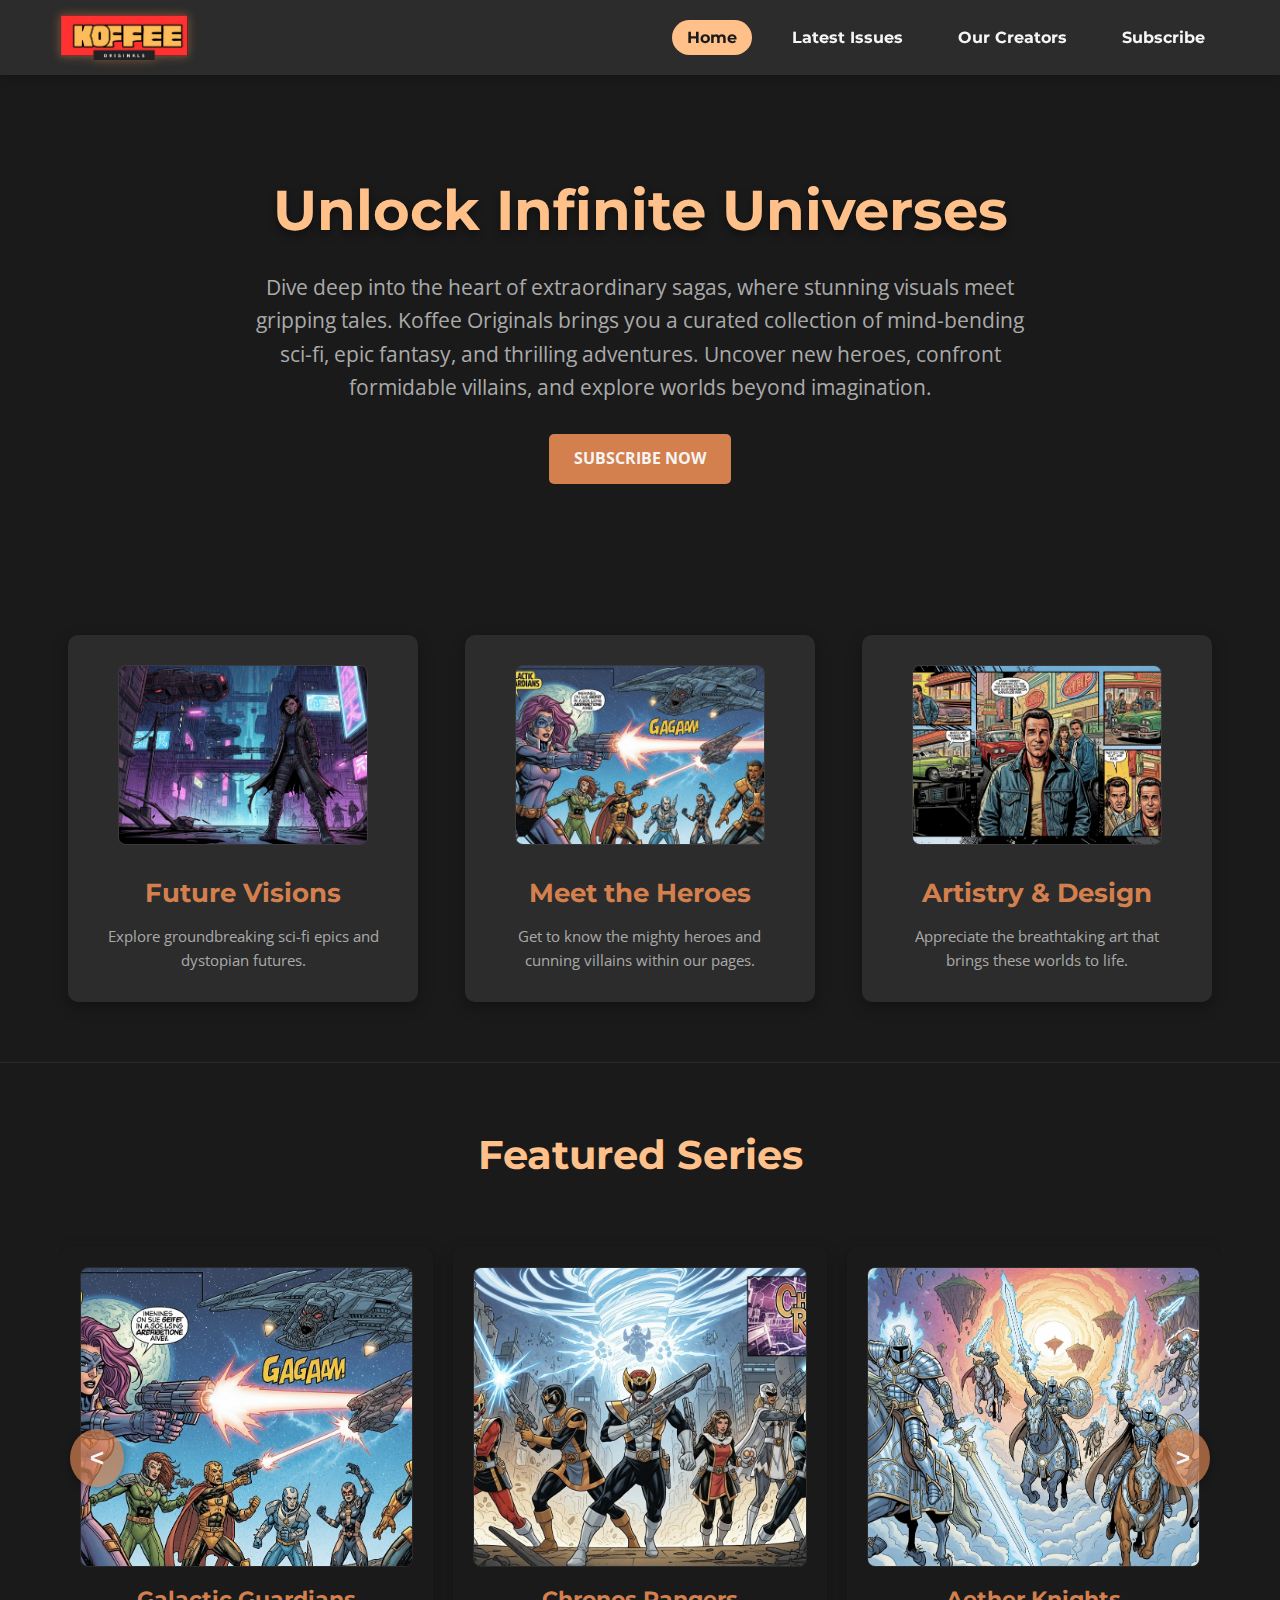
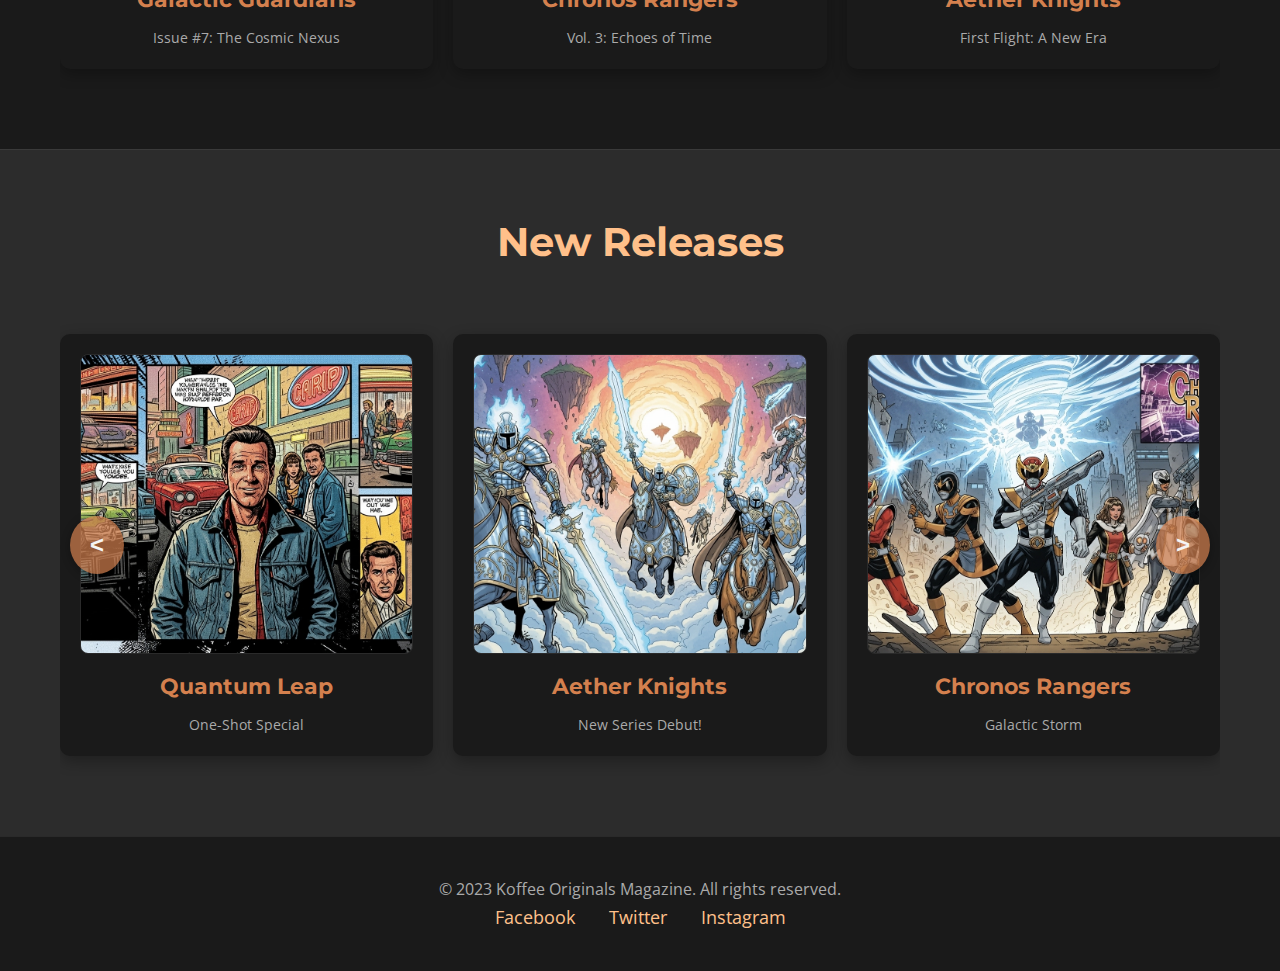
<file: index.html>
<!DOCTYPE html>
<html lang="en">
<head>
    <meta charset="UTF-8">
    <meta name="viewport" content="width=device-width, initial-scale=1.0">
    <title>Koffee Originals - Explore New Worlds</title>
    <link rel="stylesheet" href="style.css">
    <!-- Google Fonts for a modern look -->
    <link href="https://fonts.googleapis.com/css2?family=Montserrat:wght@400;700&family=Open+Sans:wght@400;600&display=swap" rel="stylesheet">
</head>
<body>

    <header>
        <div class="container">
            <div class="logo">
                <img src="images/logo.png" alt="Koffee Originals Logo">
            </div>
            <button class="menu-toggle" aria-label="Toggle navigation">
                <span></span>
                <span></span>
                <span></span>
            </button>
            <nav class="main-nav">
                <ul>
                    <li><a href="index.html" class="active">Home</a></li>
                    <li><a href="issues.html">Latest Issues</a></li>
                    <li><a href="authors.html">Our Creators</a></li>
                    <li><a href="subscribe.html">Subscribe</a></li>
                </ul>
            </nav>
        </div>
    </header>

    <div class="mobile-menu-overlay">
        <nav class="mobile-nav">
            <ul>
                <li><a href="index.html" class="active">Home</a></li>
                <li><a href="issues.html">Latest Issues</a></li>
                <li><a href="authors.html">Our Creators</a></li>
                <li><a href="subscribe.html">Subscribe</a></li>
            </ul>
        </nav>
    </div>

    <main>
        <section class="hero-section">
            <div class="container">
                <h2>Unlock Infinite Universes</h2>
                <p>Dive deep into the heart of extraordinary sagas, where stunning visuals meet gripping tales. Koffee Originals brings you a curated collection of mind-bending sci-fi, epic fantasy, and thrilling adventures. Uncover new heroes, confront formidable villains, and explore worlds beyond imagination.</p>
                <a href="subscribe.html" class="btn primary-btn">Subscribe Now</a>
            </div>
        </section>

        <section class="info-section">
            <div class="container">
                <div class="info-card">
                    <img src="images/Cyberpunk-Shadows.jpg" alt="Future Cityscape">
                    <h3>Future Visions</h3>
                    <p>Explore groundbreaking sci-fi epics and dystopian futures.</p>
                </div>
                <div class="info-card">
                    <img src="images/Galactic-Guardians.jpg" alt="Group of Heroes">
                    <h3>Meet the Heroes</h3>
                    <p>Get to know the mighty heroes and cunning villains within our pages.</p>
                </div>
                <div class="info-card">
                    <img src="images/Quantum-Leap.jpg" alt="Comic Book Panel Art">
                    <h3>Artistry & Design</h3>
                    <p>Appreciate the breathtaking art that brings these worlds to life.</p>
                </div>
            </div>
        </section>

        <section class="carousel-section">
            <div class="container">
                <h2>Featured Series</h2>
                <div class="slider-container" id="featured-slider">
                    <div class="slider-wrapper">
                        <!-- Added data-comic-id to each slide-item -->
                        <div class="slide-item" data-comic-id="galactic-guardians">
                            <img src="images/Galactic-Guardians.jpg" alt="Galactic Guardians Comic Cover">
                            <h3>Galactic Guardians</h3>
                            <p>Issue #7: The Cosmic Nexus</p>
                        </div>
                        <div class="slide-item" data-comic-id="chronos-rangers">
                            <img src="images/Chronos-Rangers.jpg" alt="Chronos Rangers Comic Cover">
                            <h3>Chronos Rangers</h3>
                            <p>Vol. 3: Echoes of Time</p>
                        </div>
                        <div class="slide-item" data-comic-id="aether-knights">
                            <img src="images/Aether-Knights.jpg" alt="Aether Knights Comic Cover">
                            <h3>Aether Knights</h3>
                            <p>First Flight: A New Era</p>
                        </div>
                        <div class="slide-item" data-comic-id="void-wanderers">
                            <img src="images/Void-Wanderers.jpg" alt="Void Wanderers Comic Cover">
                            <h3>Void Wanderers</h3>
                            <p>The Whispers of Xylos</p>
                        </div>
                         <div class="slide-item" data-comic-id="cyberpunk-shadows">
                            <img src="images/Cyberpunk-Shadows.jpg" alt="Cyberpunk Shadows Comic Cover">
                            <h3>Cyberpunk Shadows</h3>
                            <p>Origin Story: Neo-Tokyo</p>
                        </div>
                    </div>
                    <button class="slider-control prev-btn"><</button>
                    <button class="slider-control next-btn">></button>
                </div>
            </div>
        </section>

        <section class="carousel-section">
            <div class="container">
                <h2>New Releases</h2>
                <div class="slider-container" id="new-releases-slider">
                    <div class="slider-wrapper">
                        <!-- Added data-comic-id to each slide-item -->
                        <div class="slide-item" data-comic-id="quantum-leap">
                            <img src="images/Quantum-Leap.jpg" alt="Quantum Leap Comic Cover">
                            <h3>Quantum Leap</h3>
                            <p>One-Shot Special</p>
                        </div>
                        <div class="slide-item" data-comic-id="aether-knights">
                            <img src="images/Aether-Knights.jpg" alt="Aether Knights New Release">
                            <h3>Aether Knights</h3>
                            <p>New Series Debut!</p>
                        </div>
                        <div class="slide-item" data-comic-id="chronos-rangers">
                            <img src="images/Chronos-Rangers.jpg" alt="Chronos Rangers New Release">
                            <h3>Chronos Rangers</h3>
                            <p>Galactic Storm</p>
                        </div>
                        <div class="slide-item" data-comic-id="galactic-guardians">
                            <img src="images/Galactic-Guardians.jpg" alt="Galactic Guardians New Release">
                            <h3>Galactic Guardians</h3>
                            <p>The Oracle's Call</p>
                        </div>
                         <div class="slide-item" data-comic-id="void-wanderers">
                            <img src="images/Void-Wanderers.jpg" alt="Void Wanderers New Release">
                            <h3>Void Wanderers</h3>
                            <p>Final Issue!</p>
                        </div>
                    </div>
                    <button class="slider-control prev-btn"><</button>
                    <button class="slider-control next-btn">></button>
                </div>
            </div>
        </section>

    </main>

    <footer>
        <div class="container">
            <p>© 2023 Koffee Originals Magazine. All rights reserved.</p>
            <div class="social-links">
                <a href="#">Facebook</a>
                <a href="#">Twitter</a>
                <a href="#">Instagram</a>
            </div>
        </div>
    </footer>

    <!-- Comic Detail Modal Structure -->
    <div id="comicModal" class="modal">
        <div class="modal-content">
            <span class="close-button" aria-label="Close modal">×</span>
            <div class="modal-bg-image"></div>
            <div class="modal-overlay-dark"></div>
            <div class="modal-text-content">
                <h3 id="modalComicTitle"></h3>
                <p id="modalComicSummary"></p>
            </div>
        </div>
    </div>

    <script src="script.js" defer></script>
</body>
</html>
</file>
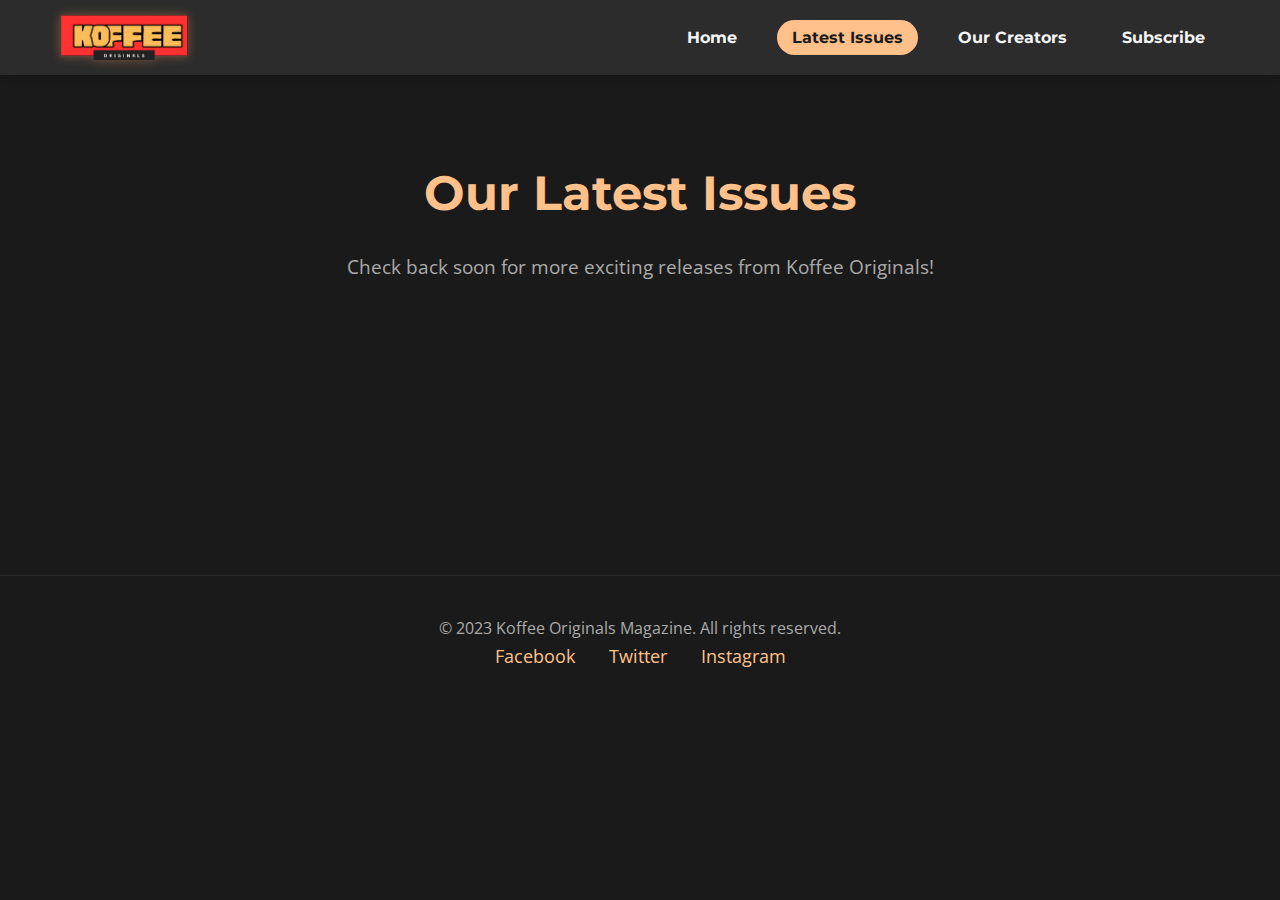
<file: issues.html>
<!DOCTYPE html>
<html lang="en">
<head>
    <meta charset="UTF-8">
    <meta name="viewport" content="width=device-width, initial-scale=1.0">
    <title>Latest Issues - Koffee Originals</title>
    <link rel="stylesheet" href="style.css">
    <link href="https://fonts.googleapis.com/css2?family=Montserrat:wght@400;700&family=Open+Sans:wght@400;600&display=swap" rel="stylesheet">
</head>
<body>
    <header>
        <div class="container">
            <div class="logo">
                <img src="images/logo.png" alt="Koffee Originals Logo">
            </div>
            <button class="menu-toggle" aria-label="Toggle navigation">
                <span></span>
                <span></span>
                <span></span>
            </button>
            <nav class="main-nav">
                <ul>
                    <li><a href="index.html">Home</a></li>
                    <li><a href="issues.html" class="active">Latest Issues</a></li>
                    <li><a href="authors.html">Our Creators</a></li>
                    <li><a href="subscribe.html">Subscribe</a></li>
                </ul>
            </nav>
        </div>
    </header>

    <div class="mobile-menu-overlay">
        <nav class="mobile-nav">
            <ul>
                <li><a href="index.html">Home</a></li>
                <li><a href="issues.html" class="active">Latest Issues</a></li>
                <li><a href="authors.html">Our Creators</a></li>
                <li><a href="subscribe.html">Subscribe</a></li>
            </ul>
        </nav>
    </div>

    <main class="page-content">
        <div class="container">
            <h2>Our Latest Issues</h2>
            <p>Check back soon for more exciting releases from Koffee Originals!</p>
            <!-- You can add specific issue content here later -->
        </div>
    </main>
    <footer>
        <div class="container">
            <p>© 2023 Koffee Originals Magazine. All rights reserved.</p>
            <div class="social-links">
                <a href="#">Facebook</a>
                <a href="#">Twitter</a>
                <a href="#">Instagram</a>
            </div>
        </div>
    </footer>

    <script src="script.js" defer></script>
</body>
</html>
</file>
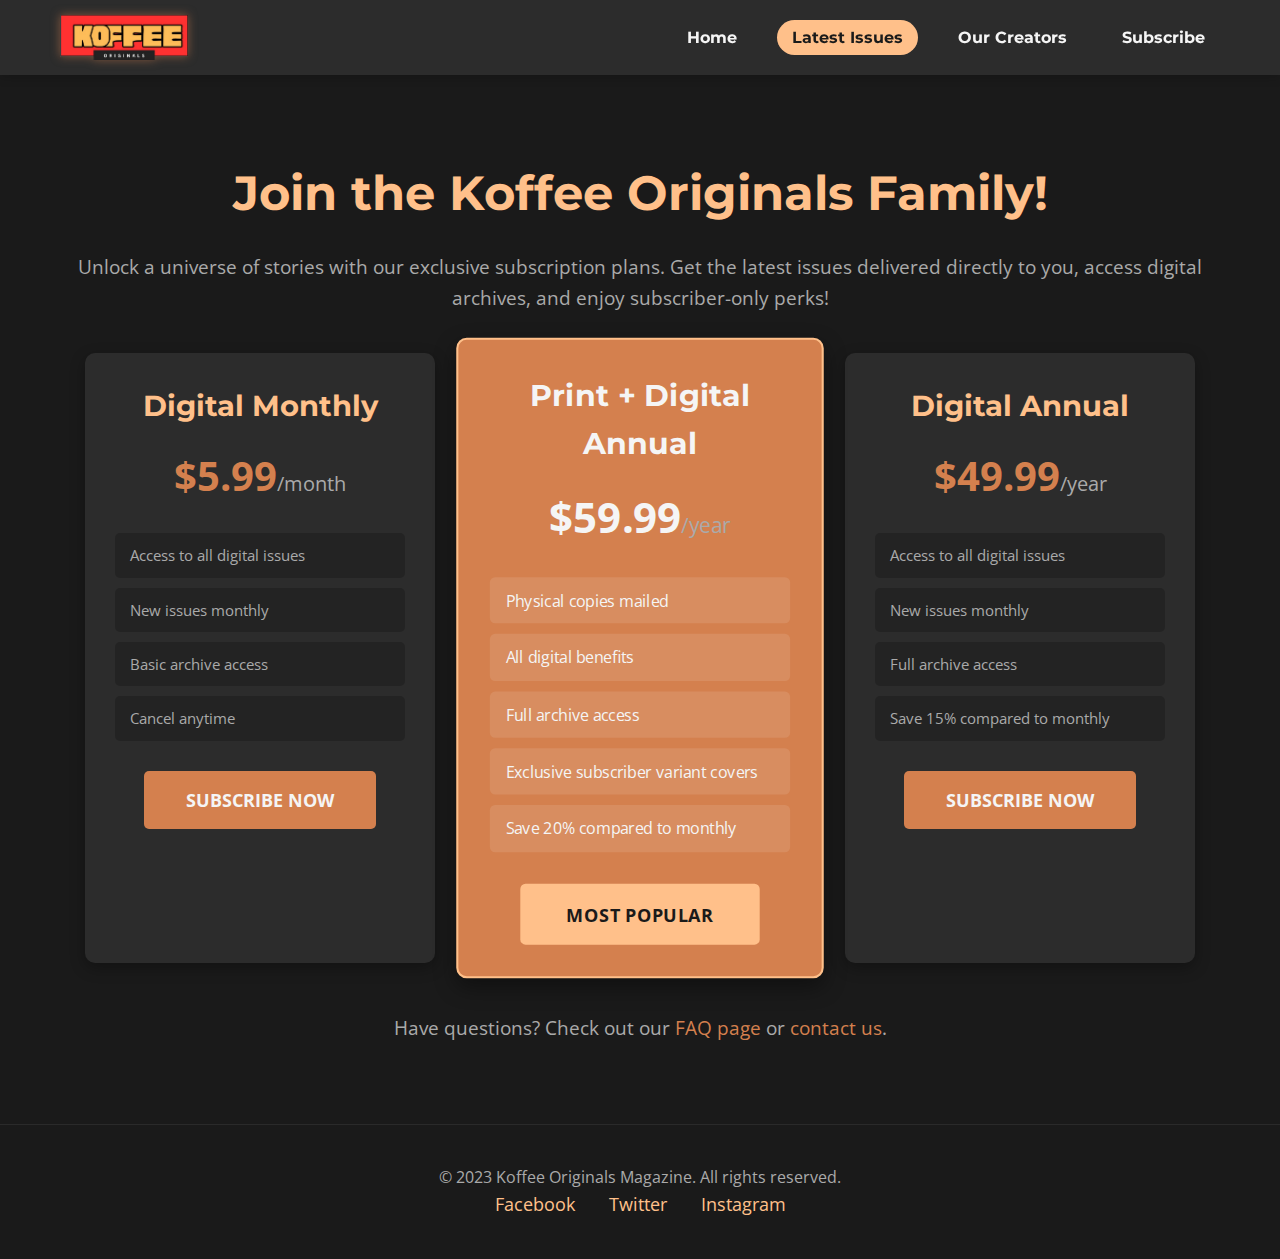
<file: subscribe.html>
<!DOCTYPE html>
<html lang="en">
<head>
    <meta charset="UTF-8">
    <meta name="viewport" content="width=device-width, initial-scale=1.0">
    <title>Subscribe - Koffee Originals</title>
    <link rel="stylesheet" href="style.css">
    <link href="https://fonts.googleapis.com/css2?family=Montserrat:wght@400;700&family=Open+Sans:wght@400;600&display=swap" rel="stylesheet">
</head>
<body>
    <header>
        <div class="container">
            <div class="logo">
                <img src="images/logo.png" alt="Koffee Originals Logo">
            </div>
            <button class="menu-toggle" aria-label="Toggle navigation">
                <span></span>
                <span></span>
                <span></span>
            </button>
            <nav class="main-nav">
                <ul>
                    <li><a href="index.html">Home</a></li>
                    <li><a href="issues.html" class="active">Latest Issues</a></li> <!-- Adjust active class per page -->
                    <li><a href="authors.html">Our Creators</a></li>
                    <li><a href="subscribe.html">Subscribe</a></li>
                </ul>
            </nav>
        </div>
    </header>
    
    <!-- Mobile Menu Overlay (This block must be present right after <header> in ALL HTML files) -->
    <div class="mobile-menu-overlay">
        <nav class="mobile-nav">
            <ul>
                <li><a href="index.html">Home</a></li>
                <li><a href="issues.html" class="active">Latest Issues</a></li> <!-- Adjust active class per page -->
                <li><a href="authors.html">Our Creators</a></li>
                <li><a href="subscribe.html">Subscribe</a></li>
            </ul>
        </nav>
    </div>

    <main class="page-content">
        <div class="container">
            <h2>Join the Koffee Originals Family!</h2>
            <p>Unlock a universe of stories with our exclusive subscription plans. Get the latest issues delivered directly to you, access digital archives, and enjoy subscriber-only perks!</p>

            <div class="subscription-plans">
                <div class="plan-card">
                    <h3>Digital Monthly</h3>
                    <p class="price">$5.99<span>/month</span></p>
                    <ul>
                        <li>Access to all digital issues</li>
                        <li>New issues monthly</li>
                        <li>Basic archive access</li>
                        <li>Cancel anytime</li>
                    </ul>
                    <a href="#" class="btn primary-btn">Subscribe Now</a>
                </div>
                <div class="plan-card featured-plan">
                    <h3>Print + Digital Annual</h3>
                    <p class="price">$59.99<span>/year</span></p>
                    <ul>
                        <li>Physical copies mailed</li>
                        <li>All digital benefits</li>
                        <li>Full archive access</li>
                        <li>Exclusive subscriber variant covers</li>
                        <li>Save 20% compared to monthly</li>
                    </ul>
                    <a href="#" class="btn primary-btn">Most Popular</a>
                </div>
                <div class="plan-card">
                    <h3>Digital Annual</h3>
                    <p class="price">$49.99<span>/year</span></p>
                    <ul>
                        <li>Access to all digital issues</li>
                        <li>New issues monthly</li>
                        <li>Full archive access</li>
                        <li>Save 15% compared to monthly</li>
                    </ul>
                    <a href="#" class="btn primary-btn">Subscribe Now</a>
                </div>
            </div>

            <p class="cta-text">Have questions? Check out our <a href="#">FAQ page</a> or <a href="#">contact us</a>.</p>
        </div>
    </main>

    <footer>
        <div class="container">
            <p>© 2023 Koffee Originals Magazine. All rights reserved.</p>
            <div class="social-links">
                <a href="#">Facebook</a>
                <a href="#">Twitter</a>
                <a href="#">Instagram</a>
            </div>
        </div>
    </footer>
</body>
</html>
</file>
<file: style.css>
/* Variables for easy theme management - UPDATED FOR KOFFEE ORIGINALS */
:root {
    --primary-bg: #1A1A1A; /* Very deep, almost black charcoal */
    --secondary-bg: #2C2C2C; /* Slightly lighter dark grey for sections and cards */
    --accent-main: #D4804E; /* Rich, warm burnt orange/terracotta - main accent */
    --accent-light: #FFC08A; /* Lighter, creamy peach/orange - for highlights, hover */
    --text-primary: #F5F5F5; /* Clean, off-white for main text */
    --text-secondary: #AAAAAA; /* Softer grey for secondary text */
    --border-subtle: rgba(255, 255, 255, 0.07); /* Very subtle white transparent border */

    --font-primary: 'Montserrat', sans-serif;
    --font-secondary: 'Open Sans', sans-serif;
}

/* Base Styles & Reset */
* {
    box-sizing: border-box;
    margin: 0;
    padding: 0;
}

body {
    font-family: var(--font-secondary);
    background-color: var(--primary-bg);
    color: var(--text-primary);
    line-height: 1.6;
    overflow-x: hidden;
}

/* Class to prevent scrolling when mobile menu or modal is open */
body.menu-open, body.modal-open {
    overflow: hidden;
}

.container {
    max-width: 1200px;
    margin: 0 auto;
    padding: 0 20px;
}

h1, h2, h3 {
    font-family: var(--font-primary);
    color: var(--accent-light);
    margin-bottom: 0.8em;
}

h1 { font-size: 2.8em; }
h2 { font-size: 2.2em; }
h3 { font-size: 1.6em; }

a {
    color: var(--accent-main);
    text-decoration: none;
    transition: color 0.3s ease;
}

a:hover {
    color: var(--accent-light);
}

/* Buttons */
.btn {
    display: inline-block;
    padding: 12px 25px;
    border-radius: 5px;
    font-weight: bold;
    text-transform: uppercase;
    transition: background-color 0.3s ease, transform 0.2s ease;
}

.primary-btn {
    background-color: var(--accent-main);
    color: var(--text-primary);
    border: none;
}

.primary-btn:hover {
    background-color: var(--accent-light);
    color: var(--primary-bg);
    transform: translateY(-2px);
}

/* Header */
header {
    background-color: var(--secondary-bg);
    padding: 15px 0;
    box-shadow: 0 2px 10px rgba(0, 0, 0, 0.2);
    position: sticky;
    top: 0;
    left: 0;
    width: 100%;
    z-index: 1000;
}

header .container {
    display: flex;
    justify-content: space-between;
    align-items: center;
}

/* Logo Image Styling */
.logo img {
    height: 45px;
    width: auto;
    display: block;
    filter: drop-shadow(0 0 5px rgba(212, 128, 78, 0.5));
}

/* Main Navigation (Desktop) */
.main-nav ul {
    list-style: none;
    display: flex;
    align-items: center;
}

.main-nav ul li {
    margin-left: 25px;
}

.main-nav ul li a {
    font-family: var(--font-primary);
    font-size: 1em;
    font-weight: 700;
    color: var(--text-primary);
    padding: 8px 15px;
    border-radius: 25px;
    transition: background-color 0.3s ease, color 0.3s ease, transform 0.2s ease;
    white-space: nowrap;
}

.main-nav ul li a:hover {
    background-color: var(--accent-main);
    color: var(--text-primary);
    transform: translateY(-2px);
}

.main-nav ul li a.active {
    background-color: var(--accent-light);
    color: var(--primary-bg);
    font-weight: 700;
}

.main-nav ul li a.active:hover {
    background-color: var(--accent-light);
    transform: none;
}


/* Hamburger Menu Toggle Button */
.menu-toggle {
    display: none;
    flex-direction: column;
    justify-content: space-around;
    width: 30px;
    height: 25px;
    background: transparent;
    border: none;
    cursor: pointer;
    padding: 0;
    z-index: 1001;
    position: relative;
}

.menu-toggle span {
    display: block;
    width: 100%;
    height: 3px;
    background-color: var(--accent-light);
    border-radius: 2px;
    transition: all 0.3s ease-in-out;
}

/* Hamburger menu animations when open */
body.menu-open .menu-toggle span:nth-child(1) {
    transform: translateY(11px) rotate(45deg);
}
body.menu-open .menu-toggle span:nth-child(2) {
    opacity: 0;
}
body.menu-open .menu-toggle span:nth-child(3) {
    transform: translateY(-11px) rotate(-45deg);
}

/* Mobile Menu Overlay */
.mobile-menu-overlay {
    position: fixed;
    top: 0;
    left: 0;
    width: 100%;
    height: 100%;
    background-color: rgba(26, 26, 26, 0.95);
    display: flex;
    justify-content: center;
    align-items: center;
    transform: translateX(100%);
    transition: transform 0.4s cubic-bezier(0.785, 0.135, 0.15, 0.86);
    z-index: 999;
}

body.menu-open .mobile-menu-overlay {
    transform: translateX(0);
}

.mobile-nav ul {
    list-style: none;
    text-align: center;
    width: 100%;
}

.mobile-nav ul li {
    margin: 30px 0;
}

.mobile-nav ul li a {
    font-family: var(--font-primary);
    font-size: 1.8em;
    font-weight: 700;
    color: var(--text-primary);
    padding: 15px 0;
    display: block;
    transition: color 0.3s ease;
}

.mobile-nav ul li a:hover,
.mobile-nav ul li a.active {
    color: var(--accent-light);
}


/* Hero Section */
.hero-section {
    background: linear-gradient(rgba(26, 26, 26, 0.7), rgba(26, 26, 26, 0.7)), url('https://images.unsplash.com/photo-1516541176482-aa272337d6e4?q=80&w=1920&auto=format&fit=crop&ixlib=rb-4.0.3&ixid=M3wxMjA3fDB8MHxwaG90by1wYWdlfHx8fGVufDB8fHx8fA%3D%3D') no-repeat center center/cover;
    min-height: 500px;
    display: flex;
    align-items: center;
    text-align: center;
    color: var(--text-primary);
    position: relative;
    z-index: 1;
}

.hero-section::before {
    content: '';
    position: absolute;
    top: 0;
    left: 0;
    right: 0;
    bottom: 0;
    background: rgba(26, 26, 26, 0.6);
    z-index: -1;
}

.hero-section .container {
    padding: 50px 20px;
}

.hero-section h2 {
    font-size: 3.5em;
    margin-bottom: 15px;
    text-shadow: 0 4px 8px rgba(0, 0, 0, 0.4);
    color: var(--accent-light);
}

.hero-section p {
    font-size: 1.3em;
    max-width: 800px;
    margin: 0 auto 30px;
    color: var(--text-secondary);
}

/* Info Section */
.info-section {
    background-color: var(--primary-bg);
    padding: 60px 0;
    text-align: center;
}

.info-section .container {
    display: flex;
    justify-content: space-around;
    flex-wrap: wrap;
    gap: 30px;
}

.info-card {
    background-color: var(--secondary-bg);
    padding: 30px;
    border-radius: 10px;
    box-shadow: 0 5px 15px rgba(0, 0, 0, 0.3);
    flex: 1;
    min-width: 280px;
    max-width: 350px;
    transition: transform 0.3s ease, box-shadow 0.3s ease;
}

.info-card:hover {
    transform: translateY(-10px);
    box-shadow: 0 10px 25px rgba(0, 0, 0, 0.5);
}

.info-card img {
    width: 100%;
    max-width: 250px;
    height: 180px;
    object-fit: cover;
    border-radius: 8px;
    margin-bottom: 20px;
    border: 1px solid var(--border-subtle);
}

.info-card h3 {
    color: var(--accent-main);
    margin-bottom: 10px;
}

.info-card p {
    color: var(--text-secondary);
    font-size: 0.95em;
}

/* Carousel Section */
.carousel-section {
    padding: 60px 0;
    background-color: var(--secondary-bg);
    border-top: 1px solid var(--border-subtle);
}

.carousel-section:nth-of-type(odd) {
    background-color: var(--primary-bg);
}

.carousel-section h2 {
    text-align: center;
    margin-bottom: 40px;
    font-size: 2.5em;
    color: var(--accent-light);
}

.slider-container {
    position: relative;
    width: 100%;
    overflow: hidden;
    padding: 20px 0;
}

.slider-wrapper {
    display: flex;
    transition: transform 0.5s cubic-bezier(0.25, 0.46, 0.45, 0.94);
    gap: 20px;
}

.slide-item {
    flex: 0 0 calc(33.333% - 13.333px);
    max-width: calc(33.333% - 13.333px);
    background-color: var(--primary-bg);
    padding: 20px;
    border-radius: 10px;
    text-align: center;
    box-shadow: 0 5px 15px rgba(0, 0, 0, 0.3);
    display: flex;
    flex-direction: column;
    justify-content: space-between;
    transition: transform 0.3s ease, box-shadow 0.3s ease;
    cursor: pointer; /* Indicate clickable */
}

.slide-item:hover {
    transform: translateY(-5px);
    box-shadow: 0 8px 20px rgba(0, 0, 0, 0.4);
}

.slide-item img {
    width: 100%;
    height: 300px;
    object-fit: cover;
    border-radius: 8px;
    margin-bottom: 15px;
    border: 1px solid var(--border-subtle);
}

.slide-item h3 {
    color: var(--accent-main);
    margin-bottom: 8px;
    font-size: 1.4em;
}

.slide-item p {
    color: var(--text-secondary);
    font-size: 0.9em;
}

.slider-control {
    position: absolute;
    top: 50%;
    transform: translateY(-50%);
    background-color: rgba(212, 128, 78, 0.7);
    color: var(--text-primary);
    border: none;
    padding: 15px 20px;
    cursor: pointer;
    border-radius: 50%;
    font-size: 1.5em;
    font-weight: bold;
    z-index: 10;
    transition: background-color 0.3s ease, transform 0.3s ease;
    box-shadow: 0 2px 10px rgba(0, 0, 0, 0.3);
}

.slider-control:hover {
    background-color: var(--accent-main);
    transform: translateY(-50%) scale(1.05);
}

.slider-control.prev-btn {
    left: 10px;
}

.slider-control.next-btn {
    right: 10px;
}

/* Footer */
footer {
    background-color: var(--primary-bg);
    color: var(--text-secondary);
    padding: 40px 0;
    text-align: center;
    border-top: 1px solid var(--border-subtle);
}

footer .container {
    display: flex;
    flex-direction: column;
    align-items: center;
}

.social-links a {
    color: var(--accent-light);
    margin: 0 15px;
    font-size: 1.1em;
}

.social-links a:hover {
    text-decoration: underline;
}

/* Basic styling for other pages */
.page-content {
    min-height: 500px;
    padding: 80px 0;
    text-align: center;
    background-color: var(--primary-bg);
}

.page-content h2 {
    font-size: 3em;
    margin-bottom: 20px;
    color: var(--accent-light);
}

.page-content p {
    font-size: 1.2em;
    color: var(--text-secondary);
}

/* --- Specific Styles for Subscribe Page --- */
.subscription-plans {
    display: flex;
    justify-content: center;
    flex-wrap: wrap;
    gap: 30px;
    margin-top: 40px;
    margin-bottom: 50px;
}

.plan-card {
    background-color: var(--secondary-bg);
    padding: 30px;
    border-radius: 10px;
    box-shadow: 0 5px 15px rgba(0, 0, 0, 0.3);
    text-align: center;
    flex: 1;
    min-width: 280px;
    max-width: 350px;
    transition: transform 0.3s ease, box-shadow 0.3s ease, background-color 0.3s ease;
}

.plan-card:hover {
    transform: translateY(-10px);
    box-shadow: 0 10px 25px rgba(0, 0, 0, 0.5);
}

.plan-card.featured-plan {
    background-color: var(--accent-main);
    transform: scale(1.05);
    box-shadow: 0 8px 20px rgba(0, 0, 0, 0.4);
    border: 2px solid var(--accent-light);
}

.plan-card.featured-plan h3,
.plan-card.featured-plan .price {
    color: var(--text-primary);
}

.plan-card h3 {
    font-size: 1.8em;
    margin-bottom: 15px;
    color: var(--accent-light);
}

.plan-card .price {
    font-size: 2.5em;
    font-weight: bold;
    color: var(--accent-main);
    margin-bottom: 25px;
}

.plan-card .price span {
    font-size: 0.5em;
    font-weight: normal;
    color: var(--text-secondary);
}

.plan-card ul {
    list-style: none;
    padding: 0;
    margin-bottom: 30px;
    text-align: left;
}

.plan-card ul li {
    background-color: rgba(0, 0, 0, 0.2);
    padding: 10px 15px;
    margin-bottom: 10px;
    border-radius: 5px;
    font-size: 0.95em;
    color: var(--text-secondary);
}

.plan-card.featured-plan ul li {
    background-color: rgba(255, 255, 255, 0.1);
    color: var(--text-primary);
}

.plan-card .btn {
    width: 80%;
    padding: 15px 0;
    font-size: 1.1em;
}

.plan-card.featured-plan .btn {
    background-color: var(--accent-light);
    color: var(--primary-bg);
}

.plan-card.featured-plan .btn:hover {
    background-color: var(--text-primary);
}

.cta-text {
    font-size: 1.1em;
    color: var(--text-secondary);
    margin-top: 40px;
}


/* --- Specific Styles for Authors Page --- */
.creators-grid {
    display: grid;
    grid-template-columns: repeat(auto-fit, minmax(280px, 1fr));
    gap: 30px;
    margin-top: 40px;
    margin-bottom: 50px;
}

.creator-card {
    background-color: var(--secondary-bg);
    padding: 25px;
    border-radius: 10px;
    box-shadow: 0 5px 15px rgba(0, 0, 0, 0.3);
    text-align: center;
    transition: transform 0.3s ease, box-shadow 0.3s ease;
}

.creator-card:hover {
    transform: translateY(-5px);
    box-shadow: 0 8px 20px rgba(0, 0, 0, 0.4);
}

.creator-card img {
    width: 150px;
    height: 150px;
    border-radius: 50%;
    object-fit: cover;
    margin-bottom: 15px;
    border: 3px solid var(--accent-main);
    box-shadow: 0 0 10px rgba(212, 128, 78, 0.5);
}

.creator-card h3 {
    font-size: 1.6em;
    margin-bottom: 5px;
    color: var(--accent-light);
}

.creator-card .role {
    font-size: 0.9em;
    color: var(--text-secondary);
    margin-bottom: 15px;
    font-style: italic;
}

.creator-card p:not(.role) {
    font-size: 0.95em;
    color: var(--text-secondary);
    margin-bottom: 20px;
    min-height: 70px;
    display: -webkit-box;
    -webkit-line-clamp: 3;
    -webkit-box-orient: vertical;
    overflow: hidden;
    text-overflow: ellipsis;
}

.creator-card .profile-link {
    display: inline-block;
    background-color: var(--accent-main);
    color: var(--text-primary);
    padding: 8px 15px;
    border-radius: 5px;
    font-size: 0.9em;
    transition: background-color 0.3s ease;
}

.creator-card .profile-link:hover {
    background-color: var(--accent-light);
    color: var(--primary-bg);
}

/* --- Modal Styles --- */
.modal {
    display: none; /* Hidden by default */
    position: fixed; /* Stay in place */
    z-index: 2000; /* Sit on top (higher than header) */
    left: 0;
    top: 0;
    width: 100%; /* Full width */
    height: 100%; /* Full height */
    overflow: auto; /* Enable scroll if needed */
    background-color: rgba(0,0,0,0.4); /* Fallback semi-transparent black background */
    opacity: 0;
    visibility: hidden;
    transition: opacity 0.3s ease, visibility 0.3s ease;
    display: flex; /* Use flexbox for centering content */
    align-items: center; /* Center vertically */
    justify-content: center; /* Center horizontally */
}

.modal.active {
    opacity: 1;
    visibility: visible;
}

.modal-content {
    position: relative; /* For positioning close button */
    background-color: var(--secondary-bg); /* Content background */
    margin: 5% auto; /* Top margin and auto horizontal margin for centering */
    padding: 0; /* No padding on content wrapper, handled by text-content */
    border-radius: 10px;
    max-width: 800px; /* Max width of the modal */
    width: 90%; /* Responsive width */
    box-shadow: 0 5px 20px rgba(0, 0, 0, 0.7);
    overflow: hidden; /* Ensures rounded corners apply to children */
    display: flex;
    flex-direction: column;
    transform: translateY(20px); /* Initial position for animation */
    opacity: 0;
    transition: transform 0.3s ease, opacity 0.3s ease;
    max-height: 90vh; /* Limit height to viewport height */
}

.modal.active .modal-content {
    transform: translateY(0); /* Slide up animation */
    opacity: 1;
}

.modal-bg-image {
    position: absolute;
    top: 0;
    left: 0;
    width: 100%;
    height: 100%;
    background-size: cover;
    background-position: center;
    filter: blur(8px) brightness(0.7); /* Blur and darken the background image */
    transform: scale(1.05); /* Slightly scale to hide blur edges */
    z-index: -2; /* Behind everything */
}

.modal-overlay-dark {
    position: absolute;
    top: 0;
    left: 0;
    width: 100%;
    height: 100%;
    background-color: rgba(0, 0, 0, 0.6); /* Dark overlay on top of the image */
    z-index: -1; /* Between image and text content */
}

.modal-text-content {
    position: relative; /* To ensure it's above the overlays */
    padding: 40px;
    color: var(--text-primary);
    text-align: left;
    background-color: rgba(44, 44, 44, 0.85); /* Semi-transparent secondary-bg for readability */
    border-radius: 10px; /* Match modal content border radius */
    overflow-y: auto; /* Allow scrolling for long content */
    flex-grow: 1; /* Allow content to take available space */
}

.modal-text-content h3 {
    color: var(--accent-light);
    font-size: 2.2em;
    margin-bottom: 20px;
    text-align: center;
}

.modal-text-content p {
    font-size: 1.1em;
    line-height: 1.8;
    color: var(--text-secondary);
    margin-bottom: 1em;
}

.close-button {
    color: var(--text-primary);
    font-size: 35px;
    font-weight: bold;
    position: absolute;
    top: 15px;
    right: 25px;
    cursor: pointer;
    z-index: 2001; /* Ensure it's on top of everything */
    transition: color 0.3s ease;
}

.close-button:hover,
.close-button:focus {
    color: var(--accent-light);
    text-decoration: none;
    cursor: pointer;
}


/* Responsive Design */
@media (max-width: 992px) {
    .hero-section h2 {
        font-size: 3em;
    }
    .hero-section p {
        font-size: 1.1em;
    }
    .slide-item {
        flex: 0 0 calc(50% - 10px);
        max-width: calc(50% - 10px);
    }
    .logo img {
        height: 40px;
    }
    .modal-content {
        max-width: 90%; /* Wider modal on tablets */
    }
}

@media (max-width: 768px) {
    .main-nav {
        display: none;
    }
    .menu-toggle {
        display: flex;
    }

    header .container {
        justify-content: space-between;
    }
    .logo img {
        height: 35px;
    }

    .hero-section {
        min-height: 350px;
        padding: 30px 0;
    }
    .hero-section h2 {
        font-size: 2.2em;
    }
    .hero-section p {
        font-size: 0.9em;
    }

    .info-section .container {
        flex-direction: column;
        gap: 20px;
    }
    .info-card {
        max-width: 90%;
    }

    .carousel-section h2 {
        font-size: 1.8em;
    }

    .slide-item {
        flex: 0 0 calc(100% - 20px);
        max-width: calc(100% - 20px);
        margin: 0 10px;
    }
    .slider-control {
        padding: 8px 12px;
        font-size: 1.em;
    }
    .slider-control.prev-btn { left: 5px; }
    .slider-control.next-btn { right: 5px; }
    .slider-wrapper {
        padding: 0 10px;
    }

    .subscription-plans, .creators-grid {
        flex-direction: column;
        align-items: center;
    }
    .plan-card, .creator-card {
        max-width: 90%;
    }
    .plan-card.featured-plan {
        transform: scale(1.02);
    }
    .mobile-nav ul li a {
        font-size: 1.5em;
    }

    /* Modal adjustments for mobile */
    .modal-content {
        padding: 0; /* No padding on content wrapper */
        width: 95%; /* Take more width on small screens */
        margin: 20px auto; /* Adjust margin */
    }
    .modal-text-content {
        padding: 25px; /* Inner padding for text */
    }
    .modal-text-content h3 {
        font-size: 1.8em;
    }
    .modal-text-content p {
        font-size: 1em;
    }
    .close-button {
        font-size: 30px;
        top: 10px;
        right: 15px;
    }
}

@media (max-width: 480px) {
    h1 { font-size: 2em; }
    h2 { font-size: 1.6em; }
    h3 { font-size: 1.2em; }

    .hero-section h2 {
        font-size: 1.8em;
    }
    .hero-section p {
        font-size: 0.85em;
    }
    .btn {
        padding: 10px 20px;
        font-size: 0.9em;
    }
    .slide-item img {
        height: 220px;
    }
    .logo img {
        height: 30px;
    }
}
</file>
